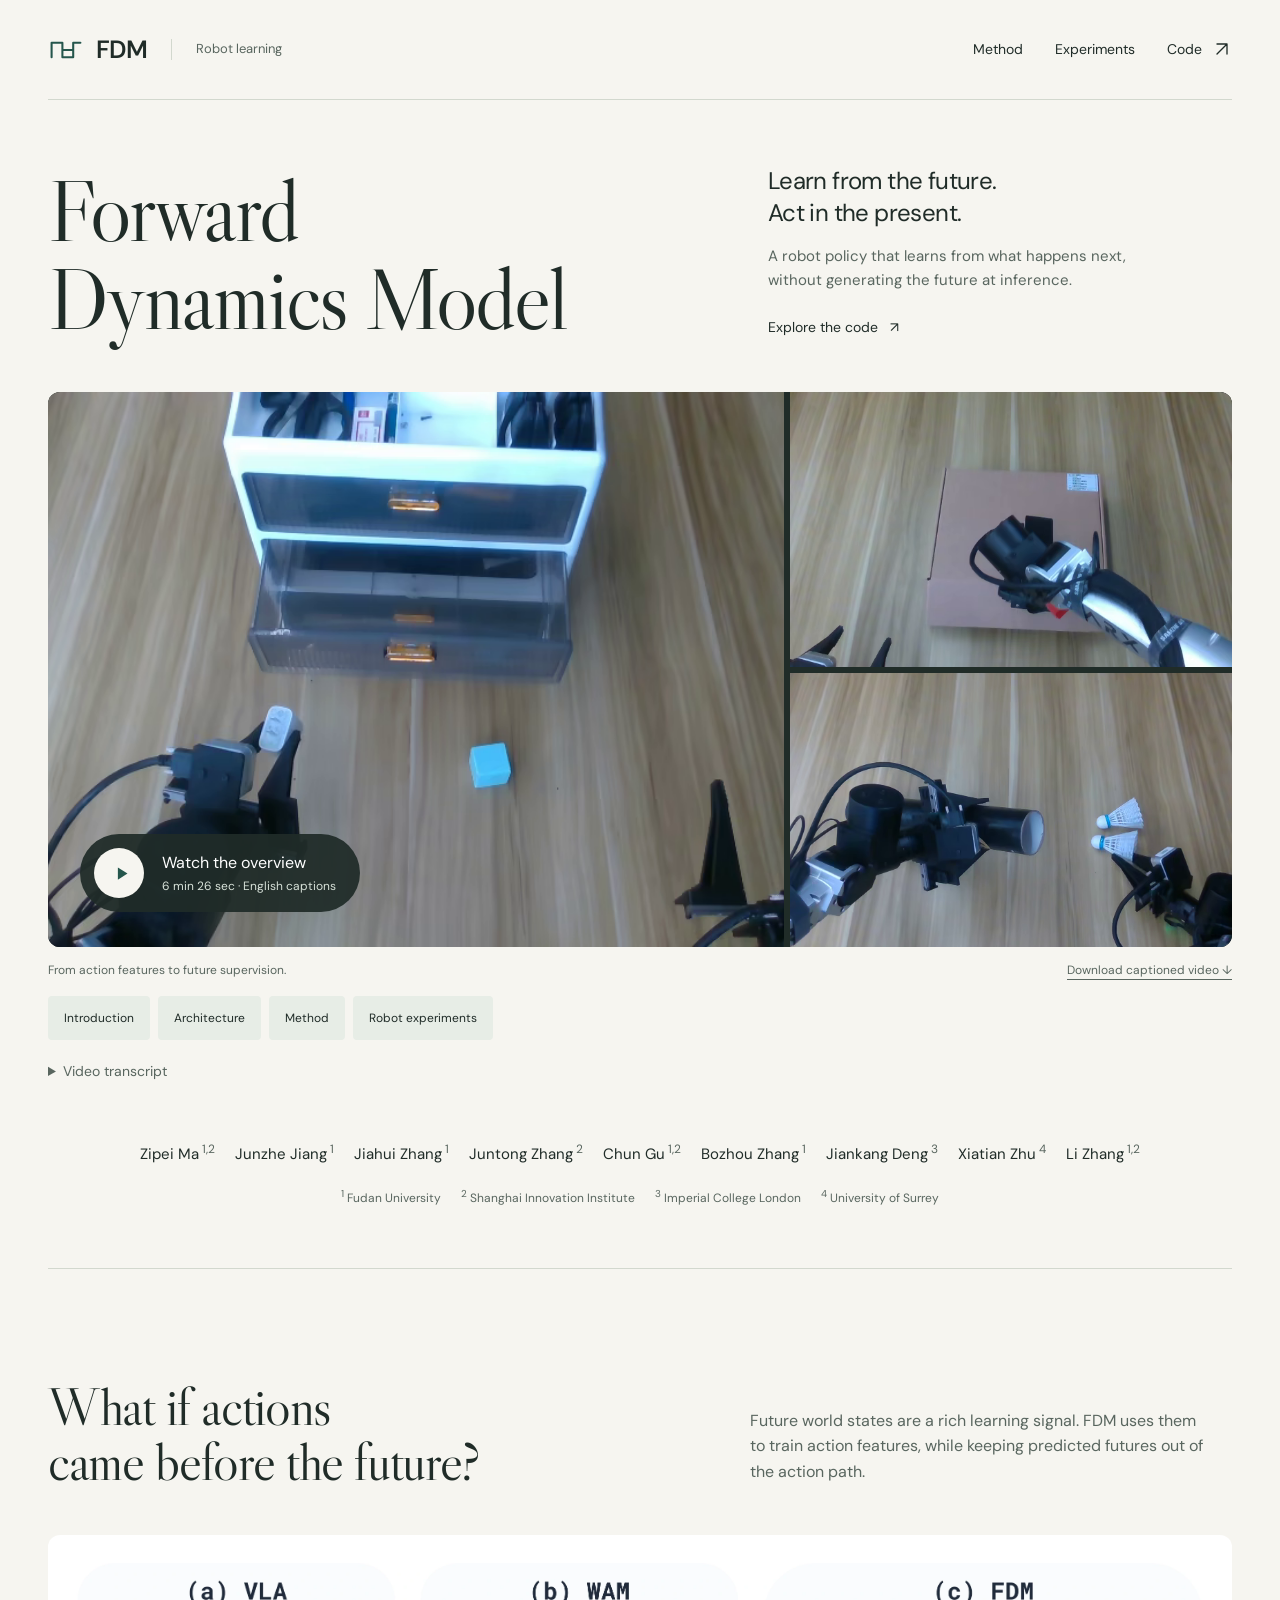
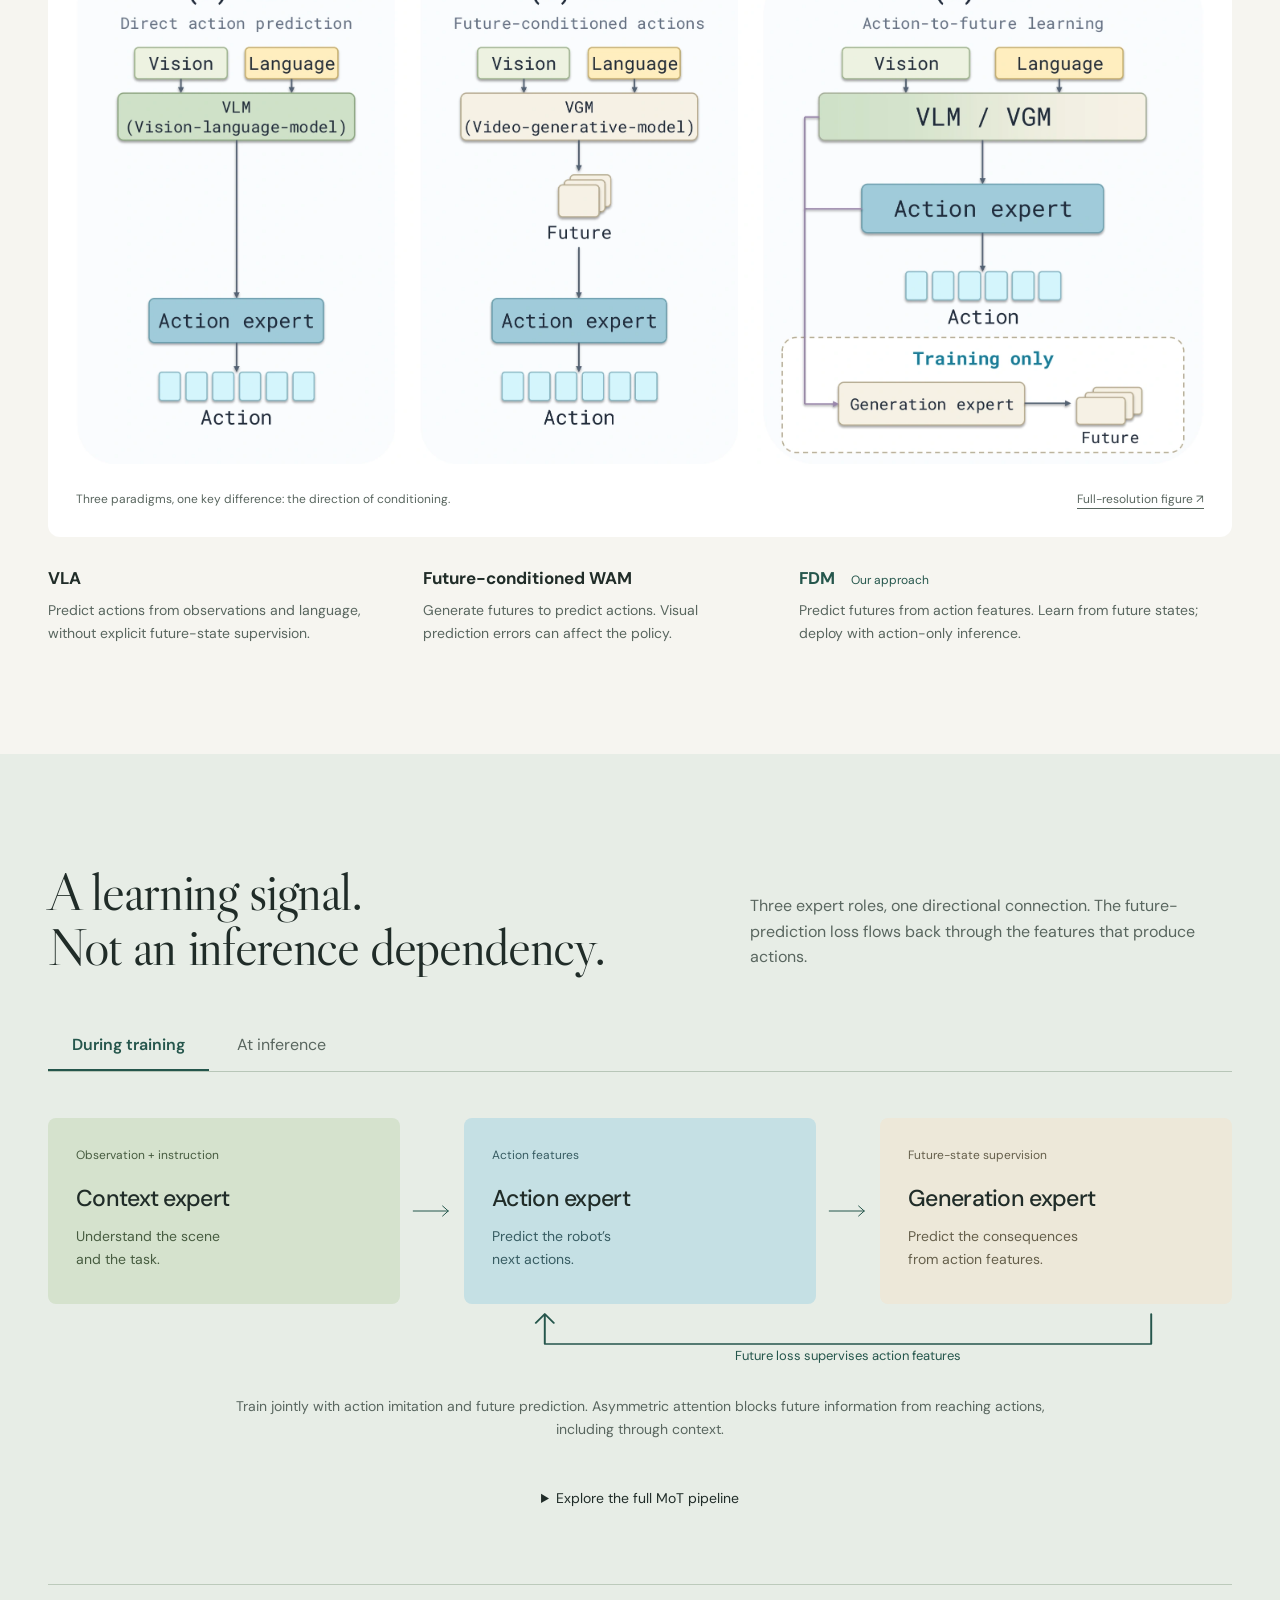
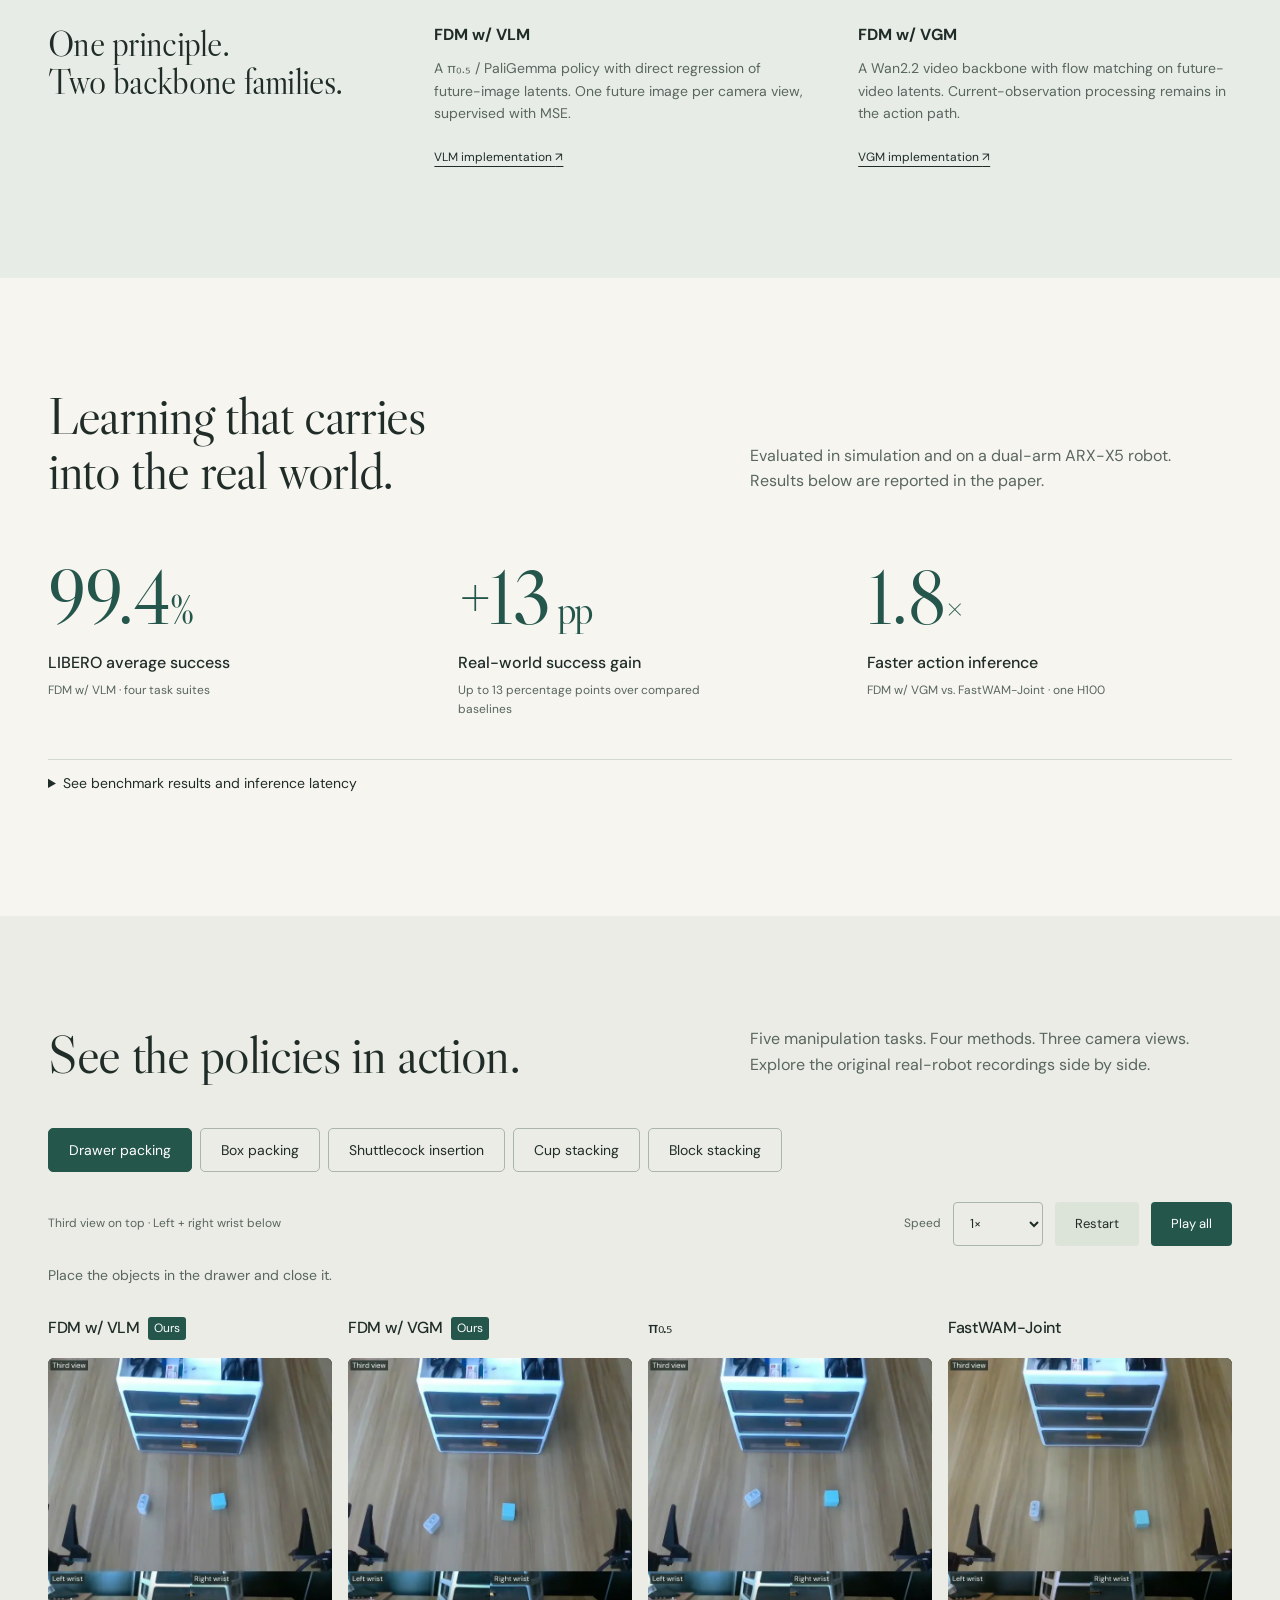
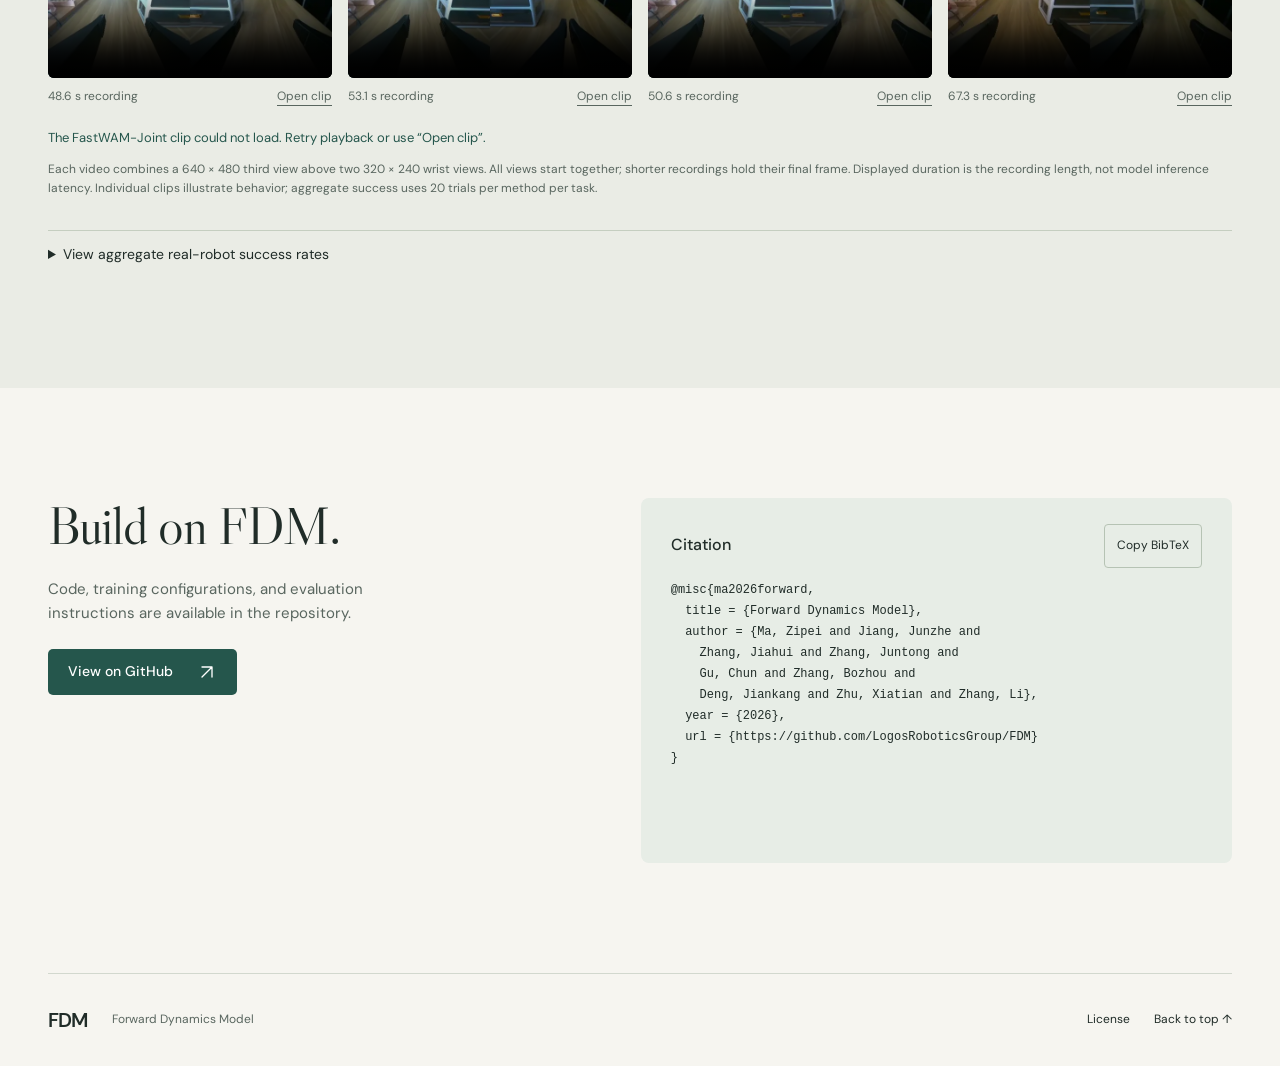
<file: docs/website/index.html>
<!doctype html>
<html lang="en">
<head>
  <meta charset="utf-8">
  <meta name="viewport" content="width=device-width, initial-scale=1">
  <meta name="theme-color" content="#f6f5f0">
  <title>Forward Dynamics Model — FDM</title>
  <meta name="description" content="FDM learns robotic actions with future-state supervision, then acts without generating the future. Explore the method and real-robot comparisons.">
  <meta property="og:title" content="Forward Dynamics Model">
  <meta property="og:description" content="Learn from the future. Act in the present. Action-to-future learning for robotic manipulation.">
  <meta property="og:type" content="website">
  <meta property="og:image" content="https://logosroboticsgroup.github.io/FDM/assets/social.jpg">
  <meta name="twitter:card" content="summary_large_image">
  <link rel="icon" href="assets/favicon.svg" type="image/svg+xml">
  <link rel="preload" href="assets/fonts/libre-caslon-display.ttf" as="font" type="font/ttf" crossorigin>
  <link rel="stylesheet" href="styles.css">
  <script src="app.js" defer></script>
</head>
<body>
<a class="skip-link" href="#main">Skip to content</a>
<header class="site-header wrap">
  <a class="wordmark" href="#main" aria-label="FDM home"><svg viewBox="0 0 40 32" aria-hidden="true"><path d="M4 24V8h12v16h12V8h8M16 16h12"/></svg>FDM<span>Robot learning</span></a>
  <nav aria-label="Main navigation"><a href="#method">Method</a><a href="#experiments">Experiments</a><a href="https://github.com/LogosRoboticsGroup/FDM" class="repo-link">Code <svg viewBox="0 0 24 24" aria-hidden="true"><path d="M6 18 18 6M6 6h12v12"/></svg></a></nav>
</header>
<main id="main">
  <section class="hero wrap" aria-labelledby="page-title">
    <div class="hero-heading">
      <h1 id="page-title">Forward<br>Dynamics Model</h1>
      <div class="hero-intro"><p class="tagline">Learn from the future.<br>Act in the present.</p><p>A robot policy that learns from what happens next, without generating the future at inference.</p>
      <div class="resource-links"><a class="text-link" href="https://github.com/LogosRoboticsGroup/FDM">Explore the code <span aria-hidden="true">↗</span></a></div></div>
    </div>
    <figure class="demo-figure" id="demo">
      <div class="demo-stage">
        <video id="demo-video" controls playsinline preload="none" poster="assets/cover-drawer.png" aria-label="Forward Dynamics Model research overview" aria-describedby="demo-caption">
          <source src="assets/demo.mp4" type="video/mp4">
          <track kind="captions" src="assets/demo.en.vtt" srclang="en" label="English" default>
          Your browser does not support embedded video. <a href="assets/demo-captioned.mp4">Download the captioned demo.</a>
        </video>
        <div class="demo-cover" hidden aria-hidden="true">
          <img class="cover-drawer" src="assets/cover-drawer.png" alt="" width="640" height="480">
          <img class="cover-box" src="assets/cover-box.png" alt="" width="640" height="480">
          <img class="cover-shuttlecock" src="assets/cover-shuttlecock.png" alt="" width="640" height="480">
        </div>
        <button class="demo-launch" id="demo-launch" hidden aria-label="Play the complete project presentation"><span class="play-disc"><svg viewBox="0 0 24 24" aria-hidden="true"><path d="m9 5 11 7-11 7Z"/></svg></span><span>Watch the overview<small>6 min 26 sec · English captions</small></span></button>
      </div>
      <figcaption id="demo-caption"><span>From action features to future supervision.</span><a href="assets/demo-captioned.mp4" download>Download captioned video <span aria-hidden="true">↓</span></a></figcaption>
    </figure>
    <nav class="demo-chapters" aria-label="Video chapters"><button type="button" data-seek="0">Introduction</button><button type="button" data-seek="12">Architecture</button><button type="button" data-seek="22">Method</button><button type="button" data-seek="119">Robot experiments</button></nav>
    <details class="transcript"><summary>Video transcript</summary><p>FDM learns robotic actions with supervision from future world states. Unlike future-conditioned actions, FDM predicts future states from action features. During training, future prediction errors backpropagate through action features into the policy. At inference, FDM uses the current observation and instruction, skipping future generation.</p><p>The final sequences compare FDM w/ VLM, FDM w/ VGM, π₀.₅, and FastWAM-Joint on a dual-arm ARX-X5: drawer packing, box packing and closing, shuttlecock insertion, paper-cup stacking, and block stacking. All five embedded experiment videos play in full at 1× speed. <a href="assets/demo-transcript.txt">Read the full English transcript</a>.</p></details>
    <div class="credits">
      <p class="authors"><a href="https://xiao10ma.github.io/">Zipei Ma<sup>1,2</sup></a><a href="https://selfspin.github.io/">Junzhe Jiang<sup>1</sup></a><span>Jiahui Zhang<sup>1</sup></span><span>Juntong Zhang<sup>2</sup></span><span>Chun Gu<sup>1,2</sup></span><span>Bozhou Zhang<sup>1</sup></span><span>Jiankang Deng<sup>3</sup></span><a href="https://x-up-lab.github.io/">Xiatian Zhu<sup>4</sup></a><a href="https://lzrobots.github.io/">Li Zhang<sup>1,2</sup></a></p>
      <p class="affiliations"><span><sup>1</sup> Fudan University</span><span><sup>2</sup> Shanghai Innovation Institute</span><span><sup>3</sup> Imperial College London</span><span><sup>4</sup> University of Surrey</span></p>
    </div>
  </section>

  <section class="method-section section wrap" id="method" aria-labelledby="method-title">
    <div class="section-heading"><h2 id="method-title">What if actions<br>came before the future?</h2><p>Future world states are a rich learning signal. FDM uses them to train action features, while keeping predicted futures out of the action path.</p></div>
    <figure class="paper-figure"><a href="assets/archi_compare.pdf" aria-label="Open architecture comparison as a full-resolution PDF"><img src="assets/archi_compare.webp" width="2048" height="911" loading="lazy" alt="VLA predicts actions directly. A future-conditioned WAM generates future video before actions. FDM predicts actions first and uses their features for future prediction during training."></a><figcaption><span>Three paradigms, one key difference: the direction of conditioning.</span><a href="assets/archi_compare.pdf">Full-resolution figure <span aria-hidden="true">↗</span></a></figcaption></figure>
    <div class="architecture-notes"><div><h3>VLA</h3><p>Predict actions from observations and language, without explicit future-state supervision.</p></div><div><h3>Future-conditioned WAM</h3><p>Generate futures to predict actions. Visual prediction errors can affect the policy.</p></div><div class="ours"><h3>FDM <span>Our approach</span></h3><p>Predict futures from action features. Learn from future states; deploy with action-only inference.</p></div></div>
  </section>

  <section class="pipeline-section section" id="pipeline" aria-labelledby="pipeline-title">
    <div class="wrap">
      <div class="section-heading"><h2 id="pipeline-title">A learning signal.<br>Not an inference dependency.</h2><p>Three expert roles, one directional connection. The future-prediction loss flows back through the features that produce actions.</p></div>
      <div class="mode-controls" role="group" aria-label="Pipeline mode"><button type="button" class="selected" data-mode="training" aria-pressed="true">During training</button><button type="button" data-mode="inference" aria-pressed="false">At inference</button></div>
      <div class="pipeline-display" id="pipeline-display" data-mode="training">
        <div class="expert context-expert"><span class="expert-role">Observation + instruction</span><h3>Context expert</h3><p>Understand the scene<br>and the task.</p></div>
        <svg class="flow-arrow" viewBox="0 0 64 24" aria-hidden="true"><path d="M2 12h56m-9-8 9 8-9 8"/></svg>
        <div class="expert action-expert"><span class="expert-role">Action features</span><h3>Action expert</h3><p>Predict the robot’s<br>next actions.</p></div>
        <svg class="flow-arrow generation-path" viewBox="0 0 64 24" aria-hidden="true"><path d="M2 12h56m-9-8 9 8-9 8"/></svg>
        <div class="expert generation-expert"><span class="expert-role">Future-state supervision</span><h3>Generation expert</h3><p>Predict the consequences<br>from action features.</p><span class="skipped">Skipped at inference</span></div>
        <div class="supervision-path"><svg viewBox="0 0 500 45" preserveAspectRatio="none" aria-hidden="true"><path d="M485 3v30H15V3m-7 9 7-9 7 9"/></svg><span>Future loss supervises action features</span></div>
      </div>
      <p class="mode-explanation" id="mode-explanation" aria-live="polite">Train jointly with action imitation and future prediction. Asymmetric attention blocks future information from reaching actions, including through context.</p>
      <details class="technical-figure"><summary>Explore the full MoT pipeline</summary><figure class="paper-figure"><a href="assets/pipeline.pdf"><img src="assets/pipeline.webp" width="1575" height="494" loading="lazy" alt="Mixture-of-transformers pipeline. Context and action experts connect to a generation expert. Its future loss backpropagates through action features; inference retains context and action processing."></a><figcaption>Original pipeline from the paper. <a href="assets/pipeline.pdf">Open PDF</a></figcaption></figure></details>
      <div class="backbones"><h3>One principle.<br>Two backbone families.</h3><div><h4>FDM w/ VLM</h4><p>A π₀.₅ / PaliGemma policy with direct regression of future-image latents. One future image per camera view, supervised with MSE.</p><a href="https://github.com/LogosRoboticsGroup/FDM/blob/HEAD/starVLA/model/framework/VLM4A/Pi05_causal.py">VLM implementation <span aria-hidden="true">↗</span></a></div><div><h4>FDM w/ VGM</h4><p>A Wan2.2 video backbone with flow matching on future-video latents. Current-observation processing remains in the action path.</p><a href="https://github.com/LogosRoboticsGroup/FDM/blob/HEAD/starVLA/model/framework/WM4A/WanMoT_causal.py">VGM implementation <span aria-hidden="true">↗</span></a></div></div>
    </div>
  </section>

  <section class="section wrap results-section" id="results" aria-labelledby="results-title">
    <div class="section-heading"><h2 id="results-title">Learning that carries<br>into the real world.</h2><p>Evaluated in simulation and on a dual-arm ARX-X5 robot. Results below are reported in the paper.</p></div>
    <div class="results-strip"><div><strong>99.4<span>%</span></strong><h3>LIBERO average success</h3><p>FDM w/ VLM · four task suites</p></div><div><strong>+13<span> pp</span></strong><h3>Real-world success gain</h3><p>Up to 13 percentage points over compared baselines</p></div><div><strong>1.8<span>×</span></strong><h3>Faster action inference</h3><p>FDM w/ VGM vs. FastWAM-Joint · one H100</p></div></div>
    <details class="benchmark-details"><summary>See benchmark results and inference latency</summary><div class="table-scroll"><table><caption>Simulation success rates (%), as reported in the manuscript.</caption><thead><tr><th scope="col">Model</th><th scope="col">LIBERO average</th><th scope="col">RoboTwin clean</th><th scope="col">RoboTwin randomized</th><th scope="col">RoboTwin average</th></tr></thead><tbody><tr><th scope="row">FDM w/ VLM</th><td>99.4</td><td>81.54</td><td>80.86</td><td>81.20</td></tr><tr><th scope="row">FDM w/ VGM</th><td>98.1</td><td>88.84</td><td>89.62</td><td>89.23</td></tr></tbody></table></div><p class="latency-note">Action-chunk latency on one H100: π₀.₅ 203.77 ms; FDM w/ VLM 202.98 ms; FastWAM-Joint 446.55 ms; FDM w/ VGM 253.45 ms. Comparisons use matched settings within each backbone family.</p></details>
  </section>

  <section class="experiments-section section" id="experiments" aria-labelledby="experiments-title">
    <div class="wrap">
      <div class="section-heading"><h2 id="experiments-title">See the policies in action.</h2><p>Five manipulation tasks. Four methods. Three camera views. Explore the original real-robot recordings side by side.</p></div>
      <div class="task-picker" role="group" aria-label="Select a robot task"><button type="button" data-task="drawer" aria-pressed="true" class="selected">Drawer packing</button><button type="button" data-task="gift" aria-pressed="false">Box packing</button><button type="button" data-task="badminton" aria-pressed="false">Shuttlecock insertion</button><button type="button" data-task="cup" aria-pressed="false">Cup stacking</button><button type="button" data-task="cube" aria-pressed="false">Block stacking</button></div>
      <div class="experiment-toolbar"><p class="view-layout">Third view on top · Left + right wrist below</p><div class="playback-controls"><label for="speed">Speed</label><select id="speed"><option value="1">1×</option><option value="0.5">0.5×</option><option value="2">2×</option></select><button type="button" id="restart-all">Restart</button><button type="button" id="play-all" class="primary">Play all</button></div></div>
      <p id="task-description" class="task-description">Place the objects in the drawer and close it.</p>
      <div id="comparison-grid" class="comparison-grid"></div>
      <noscript><p>Enable JavaScript to switch tasks and play comparisons. You can also <a href="assets/comparisons/drawer/FDM-VLM.mp4">watch the drawer-packing FDM w/ VLM recording</a>.</p></noscript>
      <p id="playback-status" class="playback-status" role="status">Select a task, then play the four recordings together.</p>
      <p class="experiment-note">Each video combines a 640 × 480 third view above two 320 × 240 wrist views. All views start together; shorter recordings hold their final frame. Displayed duration is the recording length, not model inference latency. Individual clips illustrate behavior; aggregate success uses 20 trials per method per task.</p>
      <details class="real-results"><summary>View aggregate real-robot success rates</summary><figure class="paper-figure"><img src="assets/real_results_bar.webp" width="2152" height="620" loading="lazy" alt="Paper figure comparing per-task and average success over five real-robot tasks, with 20 trials per method per task. Both FDM variants outperform their corresponding comparison methods on average."><figcaption>Per-task and average success rates from the paper. <a href="assets/real_results_bar.pdf">Open full-resolution PDF</a></figcaption></figure></details>
    </div>
  </section>

  <section class="section wrap citation-section" id="citation" aria-labelledby="citation-title"><div><h2 id="citation-title">Build on FDM.</h2><p>Code, training configurations, and evaluation instructions are available in the repository.</p><a class="button primary" href="https://github.com/LogosRoboticsGroup/FDM">View on GitHub <svg viewBox="0 0 24 24" aria-hidden="true"><path d="M6 18 18 6M6 6h12v12"/></svg></a></div><div class="citation-block"><div class="citation-heading"><h3>Citation</h3><button type="button" id="copy-citation">Copy BibTeX</button></div><pre id="bibtex">@misc{ma2026forward,
  title = {Forward Dynamics Model},
  author = {Ma, Zipei and Jiang, Junzhe and
    Zhang, Jiahui and Zhang, Juntong and
    Gu, Chun and Zhang, Bozhou and
    Deng, Jiankang and Zhu, Xiatian and Zhang, Li},
  year = {2026},
  url = {https://github.com/LogosRoboticsGroup/FDM}
}</pre><p class="copy-status" id="copy-status" role="status"></p></div></section>
</main>
<footer class="site-footer wrap"><a class="wordmark" href="#main">FDM</a><p>Forward Dynamics Model</p><a href="https://github.com/LogosRoboticsGroup/FDM/blob/HEAD/LICENSE">License</a><a href="#main">Back to top <span aria-hidden="true">↑</span></a></footer>
</body>
</html>
</file>
<file: docs/website/styles.css>
@font-face{font-family:DM Sans;src:url('assets/fonts/dm-sans-400.ttf') format('truetype');font-weight:400;font-display:swap}
@font-face{font-family:DM Sans;src:url('assets/fonts/dm-sans-500.ttf') format('truetype');font-weight:500;font-display:swap}
@font-face{font-family:DM Sans;src:url('assets/fonts/dm-sans-600.ttf') format('truetype');font-weight:600;font-display:swap}
@font-face{font-family:DM Sans;src:url('assets/fonts/dm-sans-700.ttf') format('truetype');font-weight:700;font-display:swap}
@font-face{font-family:Libre Caslon Display;src:url('assets/fonts/libre-caslon-display.ttf') format('truetype');font-weight:400;font-display:swap}
:root{--paper:#f6f5f0;--ink:#202c28;--muted:#59665f;--green:#25564c;--sage:#e7ede6;--line:#d2d8ce;--white:#fff;--blue:#d8e9ed;--sand:#ede8d9;--radius:12px;--ease:cubic-bezier(.22,1,.36,1);color-scheme:light;scroll-behavior:smooth;scrollbar-color:var(--muted) var(--paper)}
*{box-sizing:border-box}body{margin:0;background:var(--paper);color:var(--ink);font:16px/1.6 'DM Sans',sans-serif;-webkit-font-smoothing:antialiased}::selection{background:#c4d9c9;color:var(--ink)}a{color:inherit;text-underline-offset:5px}button,select{font:inherit;color:inherit}button,a,select{-webkit-tap-highlight-color:transparent}button,select{cursor:pointer}button{border:0}button:disabled{cursor:wait;opacity:.6}button,a,select,summary{touch-action:manipulation}a:hover{color:var(--green)}button:focus-visible,a:focus-visible,select:focus-visible,summary:focus-visible,video:focus-visible,input:focus-visible{outline:3px solid #a45329;outline-offset:5px}button,select{min-height:44px}h1,h2,h3,h4,p,figure{margin:0}h1,h2{font-family:'Libre Caslon Display',Georgia,serif;font-weight:400;line-height:1.02;letter-spacing:-.025em;text-wrap:balance}h2{font-size:clamp(40px,4.2vw,62px)}h3,h4{line-height:1.3}p{max-width:72ch}svg{width:20px;height:20px;fill:none;stroke:currentColor;stroke-width:1.6;stroke-linecap:round;stroke-linejoin:round}img{display:block;max-width:100%;height:auto}video{display:block;width:100%;background:var(--ink)}[hidden]{display:none!important}.wrap{width:min(1240px,calc(100% - 96px));margin-inline:auto}.section{padding-block:110px;scroll-margin-top:30px}.skip-link{position:absolute;top:-100px;left:24px;z-index:10;background:var(--green);color:white;padding:12px 20px}.skip-link:focus{top:12px}.site-header{display:flex;justify-content:space-between;align-items:center;min-height:100px;border-bottom:1px solid var(--line)}.wordmark{display:flex;align-items:center;gap:12px;font-size:25px;font-weight:600;letter-spacing:-.04em;text-decoration:none}.wordmark svg{width:36px;height:32px;stroke-width:2.3;color:var(--green)}.wordmark span{margin-left:12px;padding-left:24px;border-left:1px solid var(--line);font-size:13px;letter-spacing:0;font-weight:400;color:var(--muted)}nav{display:flex;align-items:center;gap:32px}nav a{text-decoration:none;font-size:14px;padding-block:12px}.repo-link{display:flex;align-items:center;gap:10px}.hero{padding-top:65px}.hero-heading{display:grid;grid-template-columns:1.4fr 1fr;gap:70px;align-items:end;margin-bottom:48px}h1{font-size:clamp(62px,6.8vw,96px)}.hero-intro{padding-bottom:6px}.tagline{font-size:24px;line-height:1.35;margin-bottom:14px;letter-spacing:-.025em}.hero-intro>p:not(.tagline){font-size:15px;color:var(--muted);max-width:38ch}.resource-links{display:flex;gap:24px;align-items:center;margin-top:24px}.button{display:inline-flex;align-items:center;justify-content:center;gap:24px;text-decoration:none;min-height:46px;padding:10px 20px;border-radius:5px;font-size:14px;font-weight:500}.primary{background:var(--green);color:var(--white);transition:background .2s var(--ease)}.primary:hover{background:#173e35;color:white}.text-link{font-size:14px;text-decoration:none;white-space:nowrap}.text-link span{margin-left:8px}.demo-stage{position:relative;background:var(--ink);border-radius:var(--radius);overflow:hidden;aspect-ratio:16/7.5}.demo-stage video{height:100%;object-fit:contain}.demo-stage:not(.playing) video{object-fit:cover}.demo-launch{position:absolute;left:32px;bottom:35px;display:flex;align-items:center;gap:18px;color:var(--white);background:#202c28ed;padding:14px 24px 14px 14px;border-radius:60px;text-align:left}.demo-launch small{display:block;font-size:12px;color:#d7e1d8;margin-top:2px}.play-disc{display:grid;place-items:center;background:var(--paper);color:var(--green);width:50px;height:50px;border-radius:50%;transition:transform .25s var(--ease)}.play-disc svg{width:21px;height:21px;fill:currentColor;stroke:none;margin-left:2px}.demo-launch:hover .play-disc{transform:scale(1.08)}figcaption{display:flex;justify-content:space-between;gap:20px;font-size:12px;color:var(--muted);padding-top:14px}figcaption a{white-space:nowrap}.transcript{font-size:13px;color:var(--muted);margin-top:8px}.transcript p{padding-block:10px;max-width:90ch}.credits{padding-block:45px 60px;border-bottom:1px solid var(--line);text-align:center}.authors{display:flex;flex-wrap:wrap;justify-content:center;column-gap:20px;row-gap:8px;max-width:100%;font-size:15px}.authors a{text-decoration:none}.authors a:hover{text-decoration:underline}.authors sup{color:var(--muted);margin-left:3px;font-size:12px}.affiliations{display:flex;flex-wrap:wrap;justify-content:center;gap:6px 20px;color:var(--muted);font-size:12px;max-width:100%;margin-top:20px}.section-heading{display:grid;grid-template-columns:1.25fr 1fr;gap:100px;align-items:end;margin-bottom:46px}.section-heading>p{color:var(--muted);font-size:16px;max-width:42ch;padding-bottom:4px}.paper-figure{background:var(--white);padding:28px;border-radius:var(--radius)}.paper-figure img{width:100%}.paper-figure>a{display:block}.paper-figure figcaption{margin-top:12px}.architecture-notes{display:grid;grid-template-columns:1fr 1fr 1.3fr;gap:42px;margin-top:30px}.architecture-notes h3{font-size:17px;margin-bottom:10px}.architecture-notes p{font-size:14px;color:var(--muted)}.architecture-notes h3 span{font-size:12px;font-weight:400;margin-left:12px;color:var(--green)}.ours h3{color:var(--green)}.pipeline-section{background:var(--sage)}.mode-controls{display:flex;gap:4px;border-bottom:1px solid #b8c6b8;margin-bottom:32px}.mode-controls button{padding:12px 24px;background:transparent;color:var(--muted);border-bottom:2px solid transparent}.mode-controls .selected{border-color:var(--green);color:var(--green);font-weight:600}.pipeline-display{display:grid;grid-template-columns:1fr 64px 1fr 64px 1fr;align-items:center;padding-top:14px}.expert{min-height:186px;padding:28px;border-radius:8px;background:#d5e2cd}.expert-role{font-size:12px;display:block;margin-bottom:18px;color:#475c40}.expert h3{font-size:23px;font-weight:500;margin-bottom:12px;letter-spacing:-.03em}.expert p{font-size:14px;color:#475c40}.action-expert{background:#c5e0e4}.action-expert .expert-role,.action-expert p{color:#375c62}.generation-expert{background:var(--sand);position:relative;transition:opacity .35s var(--ease)}.generation-expert .expert-role,.generation-expert p{color:#655f4b}.flow-arrow{width:100%;padding:12px;height:50px;color:var(--green)}.supervision-path{grid-column:3/6;position:relative;text-align:center;padding-top:42px;color:var(--green);font-size:13px}.supervision-path svg{position:absolute;width:100%;height:45px;top:7px;left:0;padding-inline:8%;stroke-width:1.5}.supervision-path span{position:relative;background:var(--sage);padding:0 15px}.skipped{display:none}.pipeline-display[data-mode=inference] .generation-expert{background:transparent;outline:1px dashed #879787}.pipeline-display[data-mode=inference] .generation-expert> :not(.skipped){visibility:hidden}.pipeline-display[data-mode=inference] .skipped{display:block;position:absolute;inset:0;align-content:center;text-align:center;color:var(--muted);font-size:16px}.pipeline-display[data-mode=inference] .generation-path,.pipeline-display[data-mode=inference] .supervision-path{visibility:hidden}.mode-explanation{margin:28px auto 0;min-height:52px;text-align:center;font-size:14px;color:var(--muted);max-width:86ch}.technical-figure{margin-top:28px;text-align:center;font-size:14px}.technical-figure .paper-figure{margin-top:24px}.backbones{display:grid;grid-template-columns:.9fr 1fr 1fr;gap:50px;margin-top:62px;padding-top:40px;border-top:1px solid #bccabb}.backbones>h3{font:36px/1.06 'Libre Caslon Display',Georgia,serif;letter-spacing:-.02em}.backbones h4{font-size:16px;margin-bottom:12px}.backbones p{font-size:14px;color:var(--muted);margin-bottom:18px}.backbones a{font-size:12px}.results-strip{display:grid;grid-template-columns:repeat(3,1fr);gap:45px;padding-block:15px 40px}.results-strip strong{font:76px/1 'Libre Caslon Display',Georgia,serif;color:var(--green);letter-spacing:-.03em}.results-strip strong span{font-size:42px}.results-strip h3{font-size:16px;font-weight:500;margin-top:18px}.results-strip p{font-size:12px;color:var(--muted);margin-top:7px;max-width:34ch}summary{cursor:pointer;min-height:44px;padding:12px 0;font-size:14px}summary:hover{color:var(--green)}.benchmark-details{border-top:1px solid var(--line)}.table-scroll{overflow-x:auto}table{border-collapse:collapse;width:100%;text-align:left;font-size:14px;font-variant-numeric:tabular-nums}caption{text-align:left;padding:15px 0;color:var(--muted)}th,td{padding:16px;border-bottom:1px solid var(--line)}th{font-weight:500}thead{background:var(--sage)}.latency-note{font-size:13px;color:var(--muted);margin-top:20px;max-width:100%}.experiments-section{background:#eaece5}.task-picker{display:flex;flex-wrap:wrap;gap:8px;margin-bottom:30px}.task-picker button{background:transparent;border:1px solid #aab6aa;border-radius:5px;padding:10px 20px;font-size:14px;transition:background .2s var(--ease)}.task-picker button:hover{background:#d8e1d7}.task-picker .selected{background:var(--green);border-color:var(--green);color:white}.task-picker .selected:hover{background:#173e35}.experiment-toolbar{display:flex;justify-content:space-between;align-items:center;gap:20px;margin-bottom:18px}.experiment-toolbar>div{display:flex;align-items:center;gap:12px}.experiment-toolbar label{font-size:12px;color:var(--muted)}select{border:1px solid #aab6aa;background:transparent;border-radius:4px;padding:9px 30px 9px 12px;font-size:13px}.playback-controls button{padding:10px 20px;border-radius:4px;font-size:13px;background:#dce3d9}.playback-controls .primary{background:var(--green)}.task-description{font-size:14px;color:var(--muted);margin-bottom:20px}.comparison-grid{display:grid;grid-template-columns:repeat(4,minmax(0,1fr));gap:16px}.comparison-card{min-width:0}.comparison-title{display:flex;align-items:center;gap:8px;min-height:44px;margin-bottom:8px}.comparison-title h3{font-size:16px;font-weight:500;letter-spacing:-.02em}.comparison-title span{font-size:12px;background:var(--green);color:white;padding:2px 6px;border-radius:3px}.comparison-card video{aspect-ratio:8/9;object-fit:contain;border-radius:6px}.comparison-card .clip-caption{display:flex;justify-content:space-between;gap:8px;font-size:12px;color:var(--muted);margin-top:9px;font-variant-numeric:tabular-nums}.comparison-card a{font-size:12px}.playback-status{font-size:13px;margin-top:22px;min-height:22px;color:var(--green)}.experiment-note{font-size:12px;color:var(--muted);max-width:100%;margin-top:10px}.real-results{border-top:1px solid #c5cec0;margin-top:32px}.real-results .paper-figure{margin-top:20px}.citation-section{display:grid;grid-template-columns:1fr 1.2fr;gap:100px}.citation-section>div>p{color:var(--muted);margin-block:24px;font-size:15px;max-width:37ch}.citation-block{background:var(--sage);padding:26px 30px;border-radius:8px;min-width:0}.citation-heading{display:flex;align-items:center;justify-content:space-between;gap:16px}.citation-heading h3{font-size:16px;font-weight:500}.citation-heading button{font-size:12px;border:1px solid #b6c3b4;border-radius:4px;padding:8px 12px;background:transparent}pre{font:12px/1.75 ui-monospace,SFMono-Regular,Consolas,monospace;white-space:pre-wrap;overflow-wrap:anywhere;tab-size:2;margin-bottom:0}.copy-status{font-size:12px;color:var(--green);min-height:20px;margin-top:8px}.site-footer{display:flex;align-items:center;gap:24px;border-top:1px solid var(--line);padding-block:30px}.site-footer .wordmark{font-size:20px}.site-footer p{font-size:12px;color:var(--muted);margin-right:auto}.site-footer>a:not(.wordmark){font-size:12px;text-decoration:none}
@media(min-width:1600px){.hero{padding-top:80px}.hero-heading{margin-bottom:60px}}
@media(max-width:1050px){.wrap{width:calc(100% - 64px)}.hero-heading{gap:35px;grid-template-columns:1.2fr 1fr}h1{font-size:76px}.section-heading{gap:50px}.resource-links{gap:16px;flex-wrap:wrap}.comparison-grid{grid-template-columns:repeat(2,minmax(0,1fr));gap:28px 20px}.expert{padding:22px 18px}.expert h3{font-size:20px}.pipeline-display{grid-template-columns:1fr 42px 1fr 42px 1fr}.citation-section{gap:50px}.backbones{gap:28px}}
@media(max-width:700px){.wrap{width:calc(100% - 40px)}.site-header{min-height:78px}.wordmark span{display:none}.wordmark{font-size:23px;gap:8px}.wordmark svg{width:29px}nav{gap:18px}nav a{font-size:12px}.repo-link svg{width:14px}.hero{padding-top:38px}.hero-heading{grid-template-columns:1fr;gap:26px;margin-bottom:30px}h1{font-size:clamp(54px,11vw,76px)}.hero-intro{display:grid;grid-template-columns:1fr 1fr;gap:18px}.tagline{font-size:21px;margin:0}.hero-intro>p:not(.tagline){font-size:13px}.resource-links{grid-column:1/-1;margin-top:4px;gap:22px}.button{font-size:13px;padding:10px 16px;gap:18px}.text-link{font-size:13px}.demo-stage{aspect-ratio:16/10}.demo-launch{left:14px;bottom:18px;padding:10px 18px 10px 10px;gap:12px;font-size:13px}.demo-launch small{font-size:12px}.play-disc{width:38px;height:38px}figcaption{font-size:12px;flex-wrap:wrap;gap:6px}.credits{padding-block:28px 38px}.authors{font-size:13px;gap:8px 14px}.affiliations{font-size:12px;gap:6px 14px;margin-top:18px}.section{padding-block:64px}.section-heading{grid-template-columns:1fr;gap:22px;margin-bottom:30px}.section-heading>p{font-size:14px;max-width:55ch}h2{font-size:43px}.paper-figure{padding:14px;border-radius:8px}.architecture-notes{grid-template-columns:1fr;gap:20px;margin-top:26px}.architecture-notes>div{display:grid;grid-template-columns:1fr 1.8fr;gap:16px}.architecture-notes h3{font-size:15px}.architecture-notes h3 span{display:block;margin:8px 0 0}.architecture-notes p{font-size:13px}.mode-controls button{padding:12px 18px;font-size:14px}.pipeline-display{grid-template-columns:1fr;padding-top:0}.expert{min-height:0;padding:20px 24px;display:grid;grid-template-columns:1fr 1fr;column-gap:18px;align-items:center}.expert-role{grid-column:1/-1;margin-bottom:10px;font-size:12px}.expert h3{margin:0;font-size:21px}.expert p{font-size:12px}.flow-arrow{width:48px;height:40px;transform:rotate(90deg);justify-self:center;padding:10px}.supervision-path{grid-column:1;margin-top:8px}.mode-explanation{font-size:13px;text-align:left;min-height:84px}.backbones{grid-template-columns:1fr;gap:26px;margin-top:35px;padding-top:28px}.backbones>h3{font-size:34px}.backbones p{max-width:54ch;font-size:13px}.backbones h4{margin-bottom:8px}.results-strip{gap:28px;grid-template-columns:1fr;padding-block:0 28px}.results-strip>div{display:grid;grid-template-columns:130px 1fr;column-gap:20px;align-items:center}.results-strip strong{font-size:57px;grid-row:1/3}.results-strip strong span{font-size:29px}.results-strip h3{margin:0;font-size:14px}.results-strip p{font-size:12px}.task-picker{gap:8px;margin-bottom:22px}.task-picker button{font-size:12px;padding:8px 12px}.experiment-toolbar{align-items:flex-start;flex-direction:column;gap:12px}.experiment-toolbar>div{gap:10px}.playback-controls{width:100%;flex-wrap:wrap}.playback-controls button{padding:8px 15px}.comparison-grid{gap:25px 12px}.comparison-title{flex-wrap:wrap;gap:6px;margin-bottom:6px;align-content:center}.comparison-title h3{font-size:13px}.comparison-title span{font-size:11px}.comparison-card .clip-caption{font-size:12px;flex-wrap:wrap;gap:3px}.experiment-note{font-size:12px}.citation-section{grid-template-columns:1fr;gap:32px}.citation-section>div>p{margin-block:18px}.citation-block{padding:20px}pre{font-size:12px}.site-footer{flex-wrap:wrap;gap:16px;padding-block:24px}.site-footer p{font-size:12px}.site-footer>a:not(.wordmark){font-size:12px}th,td{padding:12px;font-size:12px}}
@media(prefers-reduced-motion:reduce){:root{scroll-behavior:auto}*,*::before,*::after{transition:none!important;animation:none!important}}

.view-layout{font-size:12px;color:var(--muted)}

.demo-chapters{display:flex;flex-wrap:wrap;gap:8px;margin-top:16px}.demo-chapters button{background:var(--sage);border-radius:4px;padding:9px 16px;font-size:12px}.demo-chapters button:hover{background:#d7e2d5}

.demo-cover{position:absolute;inset:0;display:grid;grid-template-columns:5fr 3fr;grid-template-rows:1fr 1fr;gap:6px;pointer-events:none;background:var(--ink)}.demo-cover img{width:100%;height:100%;min-height:0;object-fit:cover}.demo-cover .cover-drawer{grid-row:1 / 3}.demo-cover .cover-shuttlecock{object-position:center 65%}.demo-stage.playing .demo-cover{display:none}
</file>
